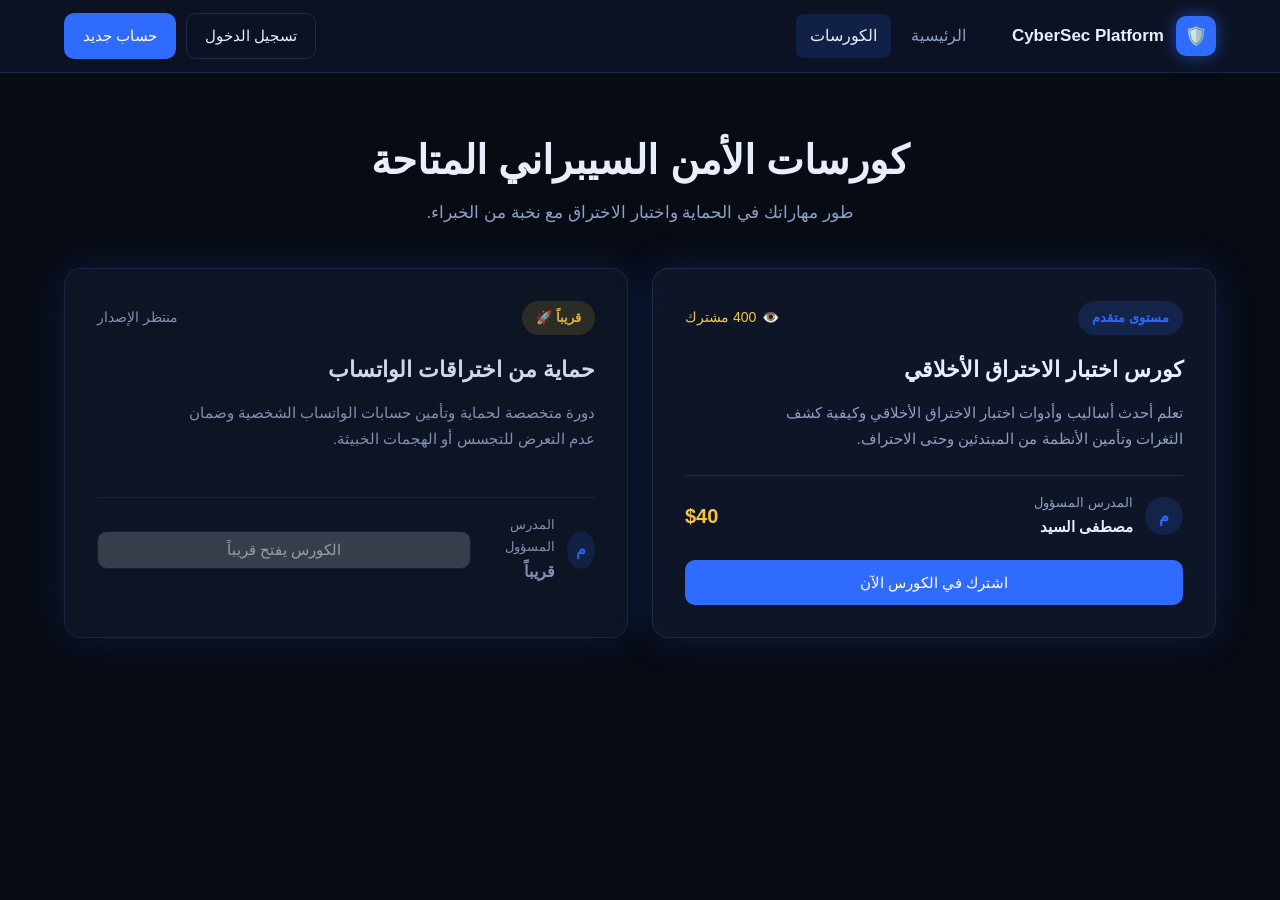
<file: assets/courses.html>
<!DOCTYPE html>
<html lang="ar" dir="rtl">
<head>
    <meta charset="UTF-8">
    <meta name="viewport" content="width=device-width, initial-scale=1.0">
    <title>منصة الأمن السيبراني - الكورسات</title>
    <!-- ربط ملف الـ CSS الخارجي أو وضع الكود داخله -->
    <link rel="stylesheet" href="../style.css">
</head>
<body>

    <!-- ---------- Navbar ---------- -->
    <header class="nav">
        <div class="nav-inner">
            <a href="#" class="brand">
                <div class="brand-mark">🛡️</div>
                <span class="brand-name">CyberSec Platform</span>
            </a>

            <nav class="nav-links" id="navLinks">
                <a href="../index.html">الرئيسية</a>
                <a href="#" class="active">الكورسات</a>
              
            </nav>

            <div class="nav-actions">
                <a href="student-login.html" class="btn btn-ghost">تسجيل الدخول</a>
                <a href="student-singup.html" class="btn btn-primary">حساب جديد</a>
                <button class="burger" id="burgerBtn" aria-label="القائمة">☰</button>
            </div>
        </div>
    </header>

    <!-- ---------- Main Content: Courses Section ---------- -->
    <main class="hero" style="display: block; max-width: 1200px; margin: 0 auto; padding: 60px 24px;">
        
        <div style="margin-bottom: 40px; text-align: center;">
            <h1 style="font-size: clamp(28px, 4vw, 40px); margin-bottom: 12px;">كورسات الأمن السيبراني المتاحة</h1>
            <p style="color: var(--muted); font-size: 17px; margin: 0 auto;">طور مهاراتك في الحماية واختبار الاختراق مع نخبة من الخبراء.</p>
        </div>

        <!-- شبكة الكورسات -->
        <div style="display: grid; grid-template-columns: repeat(auto-fit, minmax(320px, 1fr)); gap: 24px;">
            
            <!-- الكورس الأول: اختبار الاختراق الأخلاقي -->
            <div class="terminal" style="display: flex; flex-direction: column; justify-content: space-between; padding: 32px; border-radius: 16px;">
                <div>
                    <div style="display: flex; justify-content: space-between; align-items: center; margin-bottom: 16px;">
                        <span style="background: var(--blue-soft); color: var(--blue); padding: 6px 14px; border-radius: 20px; font-size: 13px; font-weight: bold;">مستوى متقدم</span>
                        <span style="color: var(--gold); font-size: 14px; display: flex; align-items: center; gap: 6px;">
                            👁️ <span>400 مشترك</span>
                        </span>
                    </div>
                    
                    <h2 style="font-size: 22px; margin-bottom: 12px; color: var(--text);">كورس اختبار الاختراق الأخلاقي</h2>
                    <p style="color: var(--muted); font-size: 15px; margin-bottom: 24px;">تعلم أحدث أساليب وأدوات اختبار الاختراق الأخلاقي وكيفية كشف الثغرات وتأمين الأنظمة من المبتدئين وحتى الاحتراف.</p>
                </div>

                <div>
                    <div style="display: flex; align-items: center; gap: 12px; margin-bottom: 20px; padding-top: 16px; border-top: 1px solid var(--line);">
                        <div style="width: 38px; height: 38px; background: var(--blue-soft); border-radius: 50%; display: grid; place-items: center; font-weight: bold; color: var(--blue);">م</div>
                        <div>
                            <div style="font-size: 13px; color: var(--muted);">المدرس المسؤول</div>
                            <div style="font-weight: 600; font-size: 15px;">مصطفى السيد</div>
                        </div>
                        <div style="margin-inline-start: auto; font-size: 20px; font-weight: 700; color: var(--gold);">$40</div>
                    </div>
                    
                    <a href="#" class="btn btn-primary" style="width: 100%; text-align: center; display: block;">اشترك في الكورس الآن</a>
                </div>
            </div>

            <!-- الكورس الثاني: حماية واتساب (قريباً) -->
            <div class="terminal" style="display: flex; flex-direction: column; justify-content: space-between; padding: 32px; border-radius: 16px; position: relative; opacity: 0.9;">
                <div>
                    <div style="display: flex; justify-content: space-between; align-items: center; margin-bottom: 16px;">
                        <span style="background: rgba(245, 197, 66, 0.15); color: var(--gold); padding: 6px 14px; border-radius: 20px; font-size: 13px; font-weight: bold;">قريباً 🚀</span>
                        <span style="color: var(--muted); font-size: 14px;">منتظر الإصدار</span>
                    </div>
                    
                    <h2 style="font-size: 22px; margin-bottom: 12px; color: var(--text);">حماية من اختراقات الواتساب</h2>
                    <p style="color: var(--muted); font-size: 15px; margin-bottom: 24px;">دورة متخصصة لحماية وتأمين حسابات الواتساب الشخصية وضمان عدم التعرض للتجسس أو الهجمات الخبيثة.</p>
                </div>

                <div>
                    <div style="display: flex; align-items: center; gap: 12px; margin-bottom: 20px; padding-top: 16px; border-top: 1px solid var(--line);">
                        <div style="width: 38px; height: 38px; background: var(--blue-soft); border-radius: 50%; display: grid; place-items: center; font-weight: bold; color: var(--blue);">م</div>
                        <div>
                            <div style="font-size: 13px; color: var(--muted);">المدرس المسؤول</div>
                           
                        <div style="margin-inline-start: auto; font-size: 16px; font-weight: 600; color: var(--muted);">قريباً</div>
                    </div>
                    
                    <button class="btn btn-ghost" style="width: 100%; text-align: center; cursor: not-allowed; opacity: 0.7;" disabled>الكورس يفتح قريباً</button>
                </div>
            </div>

        </div>
    </main>

    <!-- سكربت بسيط لتشغيل قائمة الموبايل (Burger Menu) المضمنة في ملف الـ CSS الخاص بك -->
    <script>
        const burgerBtn = document.getElementById('burgerBtn');
        const navLinks = document.getElementById('navLinks');

        burgerBtn.addEventListener('click', () => {
            navLinks.classList.toggle('open');
        });
    </script>
</body>
</html>
</file>
<file: style.css>
:root {
    --bg: #070b14;
    --surface: #0e1526;
    --line: #1c2a47;
    --text: #e8eefc;
    --muted: #8fa0c4;
    --blue: #2f6bff;
    --blue-soft: rgba(47, 107, 255, .16);
    --gold: #f5c542;
}

* { box-sizing: border-box; margin: 0; padding: 0; }

body {
    background: var(--bg);
    color: var(--text);
    font-family: "IBM Plex Sans Arabic", Tahoma, sans-serif;
    line-height: 1.7;
    min-height: 100vh;
}

a { color: inherit; text-decoration: none; }
a:focus-visible, button:focus-visible { outline: 2px solid var(--gold); outline-offset: 3px; }

/* ---------- Navbar ---------- */
.nav {
    position: sticky;
    top: 0;
    z-index: 10;
    background: rgba(14, 21, 38, .85);
    backdrop-filter: blur(10px);
    border-bottom: 1px solid var(--line);
}
.nav-inner {
    max-width: 1200px;
    margin: 0 auto;
    height: 72px;
    padding: 0 24px;
    display: flex;
    align-items: center;
    gap: 32px;
}

.brand { display: flex; align-items: center; gap: 12px; }
.brand-mark {
    width: 40px; height: 40px;
    display: grid; place-items: center;
    background: var(--blue);
    border-radius: 10px;
    box-shadow: 0 0 18px rgba(47, 107, 255, .55);
    font-size: 18px;
}
.brand-name { font-weight: 700; font-size: 17px; }

.nav-links { display: flex; gap: 6px; margin-inline-end: auto; }
.nav-links a {
    padding: 8px 14px;
    border-radius: 8px;
    color: var(--muted);
    font-weight: 500;
    transition: color .2s, background .2s;
}
.nav-links a:hover { color: var(--text); background: var(--blue-soft); }
.nav-links a.active { color: var(--text); background: var(--blue-soft); }

.nav-actions { display: flex; align-items: center; gap: 10px; }

/* ---------- Buttons ---------- */
.btn {
    display: inline-block;
    padding: 9px 18px;
    border-radius: 10px;
    font-weight: 500;
    font-size: 15px;
    border: 1px solid transparent;
    transition: transform .15s, background .2s, border-color .2s;
}
.btn:active { transform: scale(.97); }
.btn-primary { background: var(--blue); color: #fff; }
.btn-primary:hover { background: #4a80ff; }
.btn-ghost { border-color: var(--line); color: var(--text); }
.btn-ghost:hover { border-color: var(--blue); }
.btn-lg { padding: 13px 26px; font-size: 16px; }

.burger {
    display: none;
    background: none;
    border: 1px solid var(--line);
    color: var(--text);
    width: 42px; height: 42px;
    border-radius: 10px;
    font-size: 18px;
    cursor: pointer;
}

/* ---------- Hero ---------- */
.hero {
    max-width: 1200px;
    margin: 0 auto;
    padding: 80px 24px;
    display: grid;
    grid-template-columns: 1.1fr 1fr;
    gap: 56px;
    align-items: center;
}
.hero h1 { font-size: clamp(30px, 4.5vw, 48px); line-height: 1.35; margin-bottom: 18px; }
.hero p { color: var(--muted); font-size: 18px; max-width: 52ch; margin-bottom: 30px; }
.hero-cta { display: flex; gap: 12px; flex-wrap: wrap; }

.terminal {
    background: var(--surface);
    border: 1px solid var(--line);
    border-radius: 14px;
    box-shadow: 0 0 40px rgba(47, 107, 255, .18);
    overflow: hidden;
}
.terminal-bar {
    display: flex; align-items: center; gap: 7px;
    padding: 12px 16px;
    border-bottom: 1px solid var(--line);
    color: var(--muted);
    font-size: 13px;
}
.terminal-bar i { width: 11px; height: 11px; border-radius: 50%; background: var(--line); }
.terminal-bar span { margin-inline-start: auto; font-family: monospace; }
.terminal pre {
    padding: 22px;
    font: 14px/1.9 "Courier New", monospace;
    overflow-x: auto;
}
.terminal .p { color: var(--blue); }
.terminal .d { color: var(--muted); }
.caret {
    display: inline-block;
    width: 8px; height: 16px;
    background: var(--gold);
    vertical-align: middle;
    animation: blink 1s steps(2) infinite;
}
@keyframes blink { to { visibility: hidden; } }

/* ---------- Mobile ---------- */
@media (max-width: 860px) {
    .burger { display: block; }
    .nav-actions .btn-ghost { display: none; }
    .brand-name { font-size: 15px; }
    .nav-inner { gap: 14px; }
    .nav-actions { margin-inline-start: auto; }

    .nav-links {
        display: none;
        position: absolute;
        top: 72px; inset-inline: 0;
        flex-direction: column;
        padding: 12px 24px 20px;
        background: var(--surface);
        border-bottom: 1px solid var(--line);
    }
    .nav-links.open { display: flex; }

    .hero { grid-template-columns: 1fr; padding: 48px 24px; }
}

@media (prefers-reduced-motion: reduce) {
    .caret { animation: none; }
    * { transition: none !important; }
}
</file>
